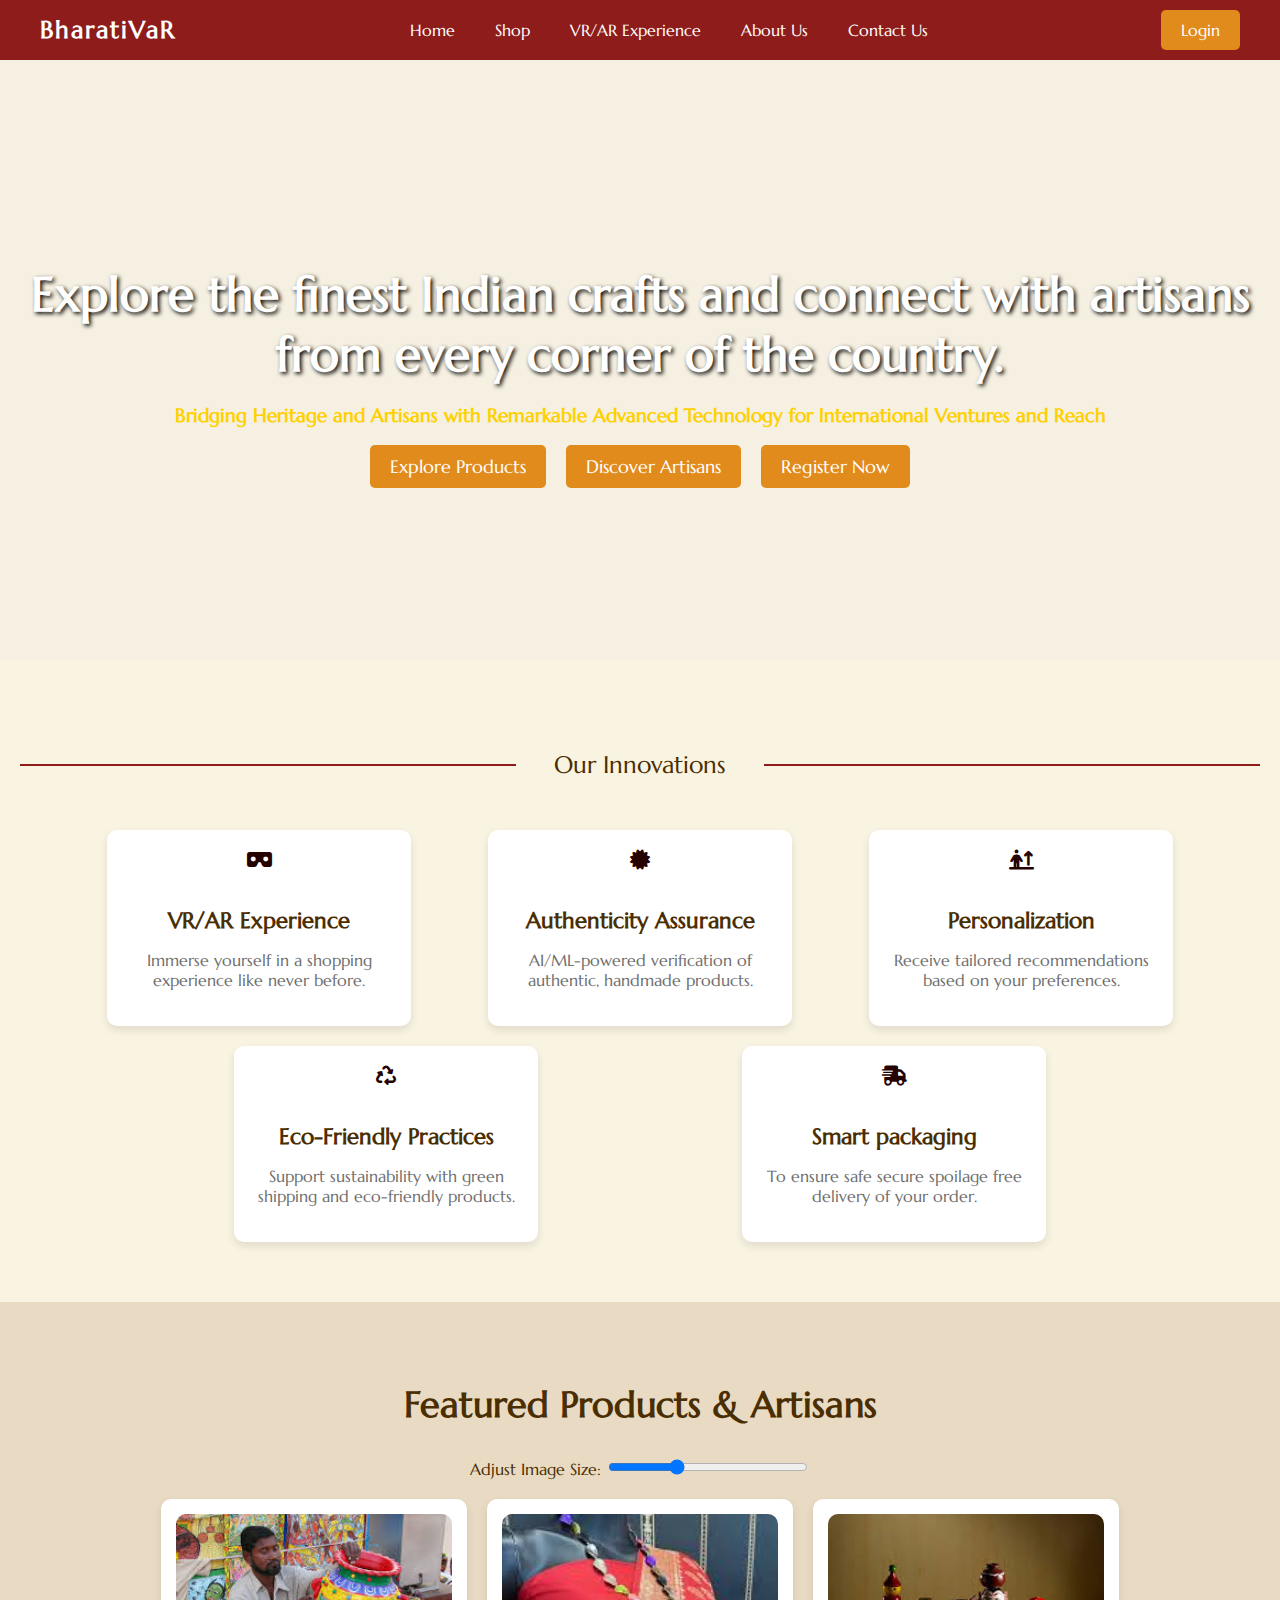
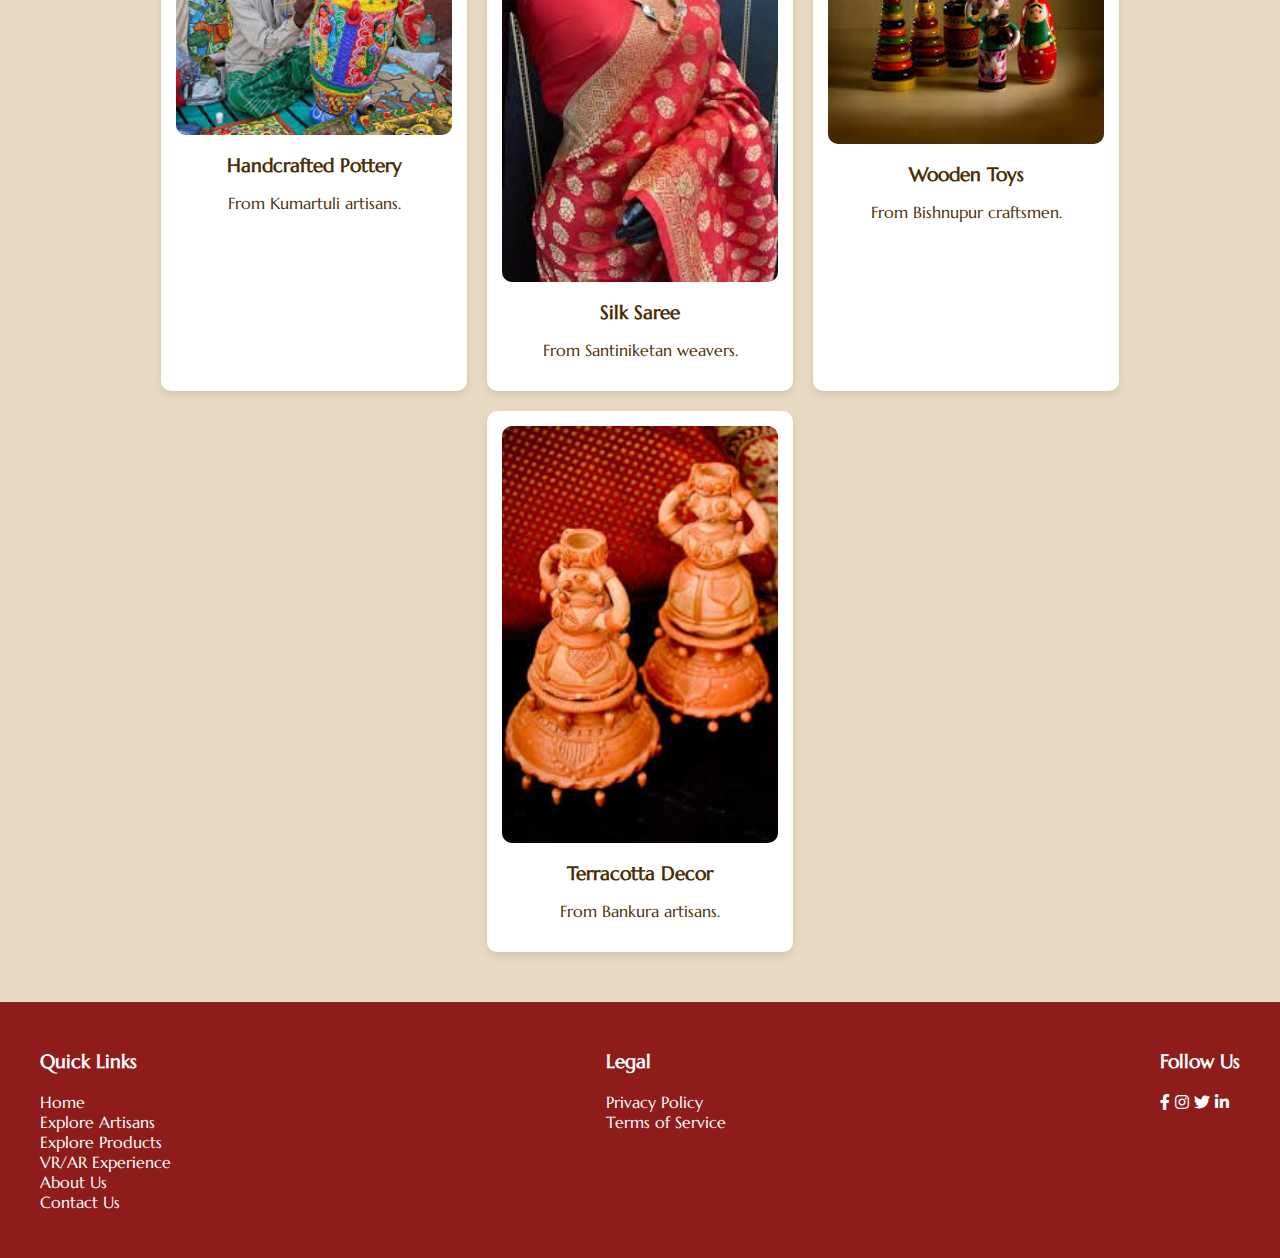
<file: index.html>
<!DOCTYPE html>
<html lang="en">
<head>
    <meta charset="UTF-8">
    <meta name="viewport" content="width=device-width, initial-scale=1.0">
    <title>BharatiVaR - Bridging Heritage with Technology</title>
    <link href="https://fonts.googleapis.com/css2?family=Marcellus&display=swap" rel="stylesheet">
    <link rel="stylesheet" href="https://cdnjs.cloudflare.com/ajax/libs/font-awesome/6.4.0/css/all.min.css">
    <link rel="stylesheet" href="styles.css"> <!-- Link to CSS file -->
    <link rel="stylesheet" href="https://cdnjs.cloudflare.com/ajax/libs/font-awesome/5.15.4/css/all.min.css">
    <link rel="stylesheet" href="https://cdnjs.cloudflare.com/ajax/libs/font-awesome/6.0.0-beta3/css/all.min.css">    
</head>
<body>
    <header>
        <div class="container">
            <div class="logo">BharatiVaR</div>
            <nav>
                <ul>
                    <li><a href="index.html">Home</a></li>
                    <li class="dropdown">
                        <a href="#" class="dropbtn">Shop</a>
                        <div class="dropdown-content">
                            <a href="shop-by-seller.html">Shop by Seller</a>
                            <a href="shop-by-product.html">Shop by Product</a>
                        </div>
                    </li>
                    <li><a href="vr.html">VR/AR Experience</a></li>
                    <li><a href="about.html">About Us</a></li>
                    <li><a href="contact.html">Contact Us</a></li>
                </ul>
            </nav>
            <div class="user-actions">
                <a href="login.html" class="login-button">Login</a>
            </div>
        </div>
    </header>       

    <!-- Hero Section -->
    <section class="hero">
        <div>
            <h1>Explore the finest Indian crafts and connect with artisans from every corner of the country.</h1>
            <h3 style="color: rgb(255, 208, 1);">Bridging Heritage and Artisans with Remarkable Advanced Technology for International Ventures and Reach</h3>
            <div class="cta-buttons">
                <a href="shop-by-product.html">Explore Products</a>
                <a href="shop-by-seller.html">Discover Artisans</a>
                <a href="login.html">Register Now</a>
            </div>
        </div>
    </section>

    <!-- Highlights Section -->
    <section class="highlights">
        <div class="decorative-line">
            <span>Our Innovations</span>
        </div>
        <div class="highlight-items">
            <div class="highlight-item">
                <i class="fa-solid fa-vr-cardboard highlight-icon"></i>
                <h3>VR/AR Experience</h3>
                <p>Immerse yourself in a shopping experience like never before.</p>
            </div>
            <div class="highlight-item">
                <i class="fa-solid fa-certificate highlight-icon"></i>
                <h3>Authenticity Assurance</h3>
                <p>AI/ML-powered verification of authentic, handmade products.</p>
            </div>
            <div class="highlight-item">
                <i class="fa-solid fa-person-arrow-up-from-line highlight-icon"></i>
                <h3>Personalization</h3>
                <p>Receive tailored recommendations based on your preferences.</p>
            </div>
            <div class="highlight-item">
                <i class="fa-solid fa-recycle highlight-icon"></i>
                <h3>Eco-Friendly Practices</h3>
                <p>Support sustainability with green shipping and eco-friendly products.</p>
            </div>
            <div class="highlight-item">
                <i class="fa-solid fa-truck-fast highlight-icon"></i>
                <h3>Smart packaging</h3>
                <p>To ensure safe secure spoilage free delivery of your order.</p>
            </div>
        </div>
    </section>

    <!-- Featured Products -->
    <section class="featured">
        <h2>Featured Products & Artisans</h2>
        
        <!-- Image size control -->
        <div class="size-control">
            <label for="image-size">Adjust Image Size:</label>
            <input type="range" id="image-size" min="100" max="400" value="200" oninput="adjustImageSize(this.value)">
        </div>
    
        <div class="product-carousel">
            <div class="product-item">
                <img src="pottery.jpeg" alt="Product 1" class="product-image">
                <h3>Handcrafted Pottery</h3>
                <p>From Kumartuli artisans.</p>
            </div>
            <div class="product-item">
                <img src="saree.jpeg" alt="Product 2" class="product-image">
                <h3>Silk Saree</h3>
                <p>From Santiniketan weavers.</p>
            </div>
            <div class="product-item">
                <img src="toys.jpeg" alt="Product 3" class="product-image">
                <h3>Wooden Toys</h3>
                <p>From Bishnupur craftsmen.</p>
            </div>
            <div class="product-item">
                <img src="terracotta.jpeg" alt="Product 4" class="product-image">
                <h3>Terracotta Decor</h3>
                <p>From Bankura artisans.</p>
            </div>
        </div>
    </section>
    

    <!-- Footer -->
    <footer>
        <div class="footer-container">
            <div>
                <h3>Quick Links</h3>
                <ul>
                    <li><a href="index.html">Home</a></li>
                    <li><a href="shop-by-seller.html">Explore Artisans</a></li>
                    <li><a href="shop-by-product.html">Explore Products</a></li>
                    <li><a href="vr.html">VR/AR Experience</a></li>
                    <li><a href="about.html">About Us</a></li>
                    <li><a href="contact.html">Contact Us</a></li>
                </ul>
            </div>
            <div>
                <h3>Legal</h3>
                <ul>
                    <li><a href="#">Privacy Policy</a></li>
                    <li><a href="#">Terms of Service</a></li>
                </ul>
            </div>
            <div class="social-icons">
                <h3>Follow Us</h3>
                <a href="https://facebook.com" target="_blank"><i class="fab fa-facebook-f"></i></a>
                <a href="https://instagram.com" target="_blank"><i class="fab fa-instagram"></i></a>
                <a href="https://twitter.com" target="_blank"><i class="fab fa-twitter"></i></a>
                <a href="https://linkedin.com" target="_blank"><i class="fab fa-linkedin-in"></i></a>
            </div>
        </div>
    </footer>

    <script src="scripts.js"></script> <!-- Link to JS file -->
</body>
</html>
</file>
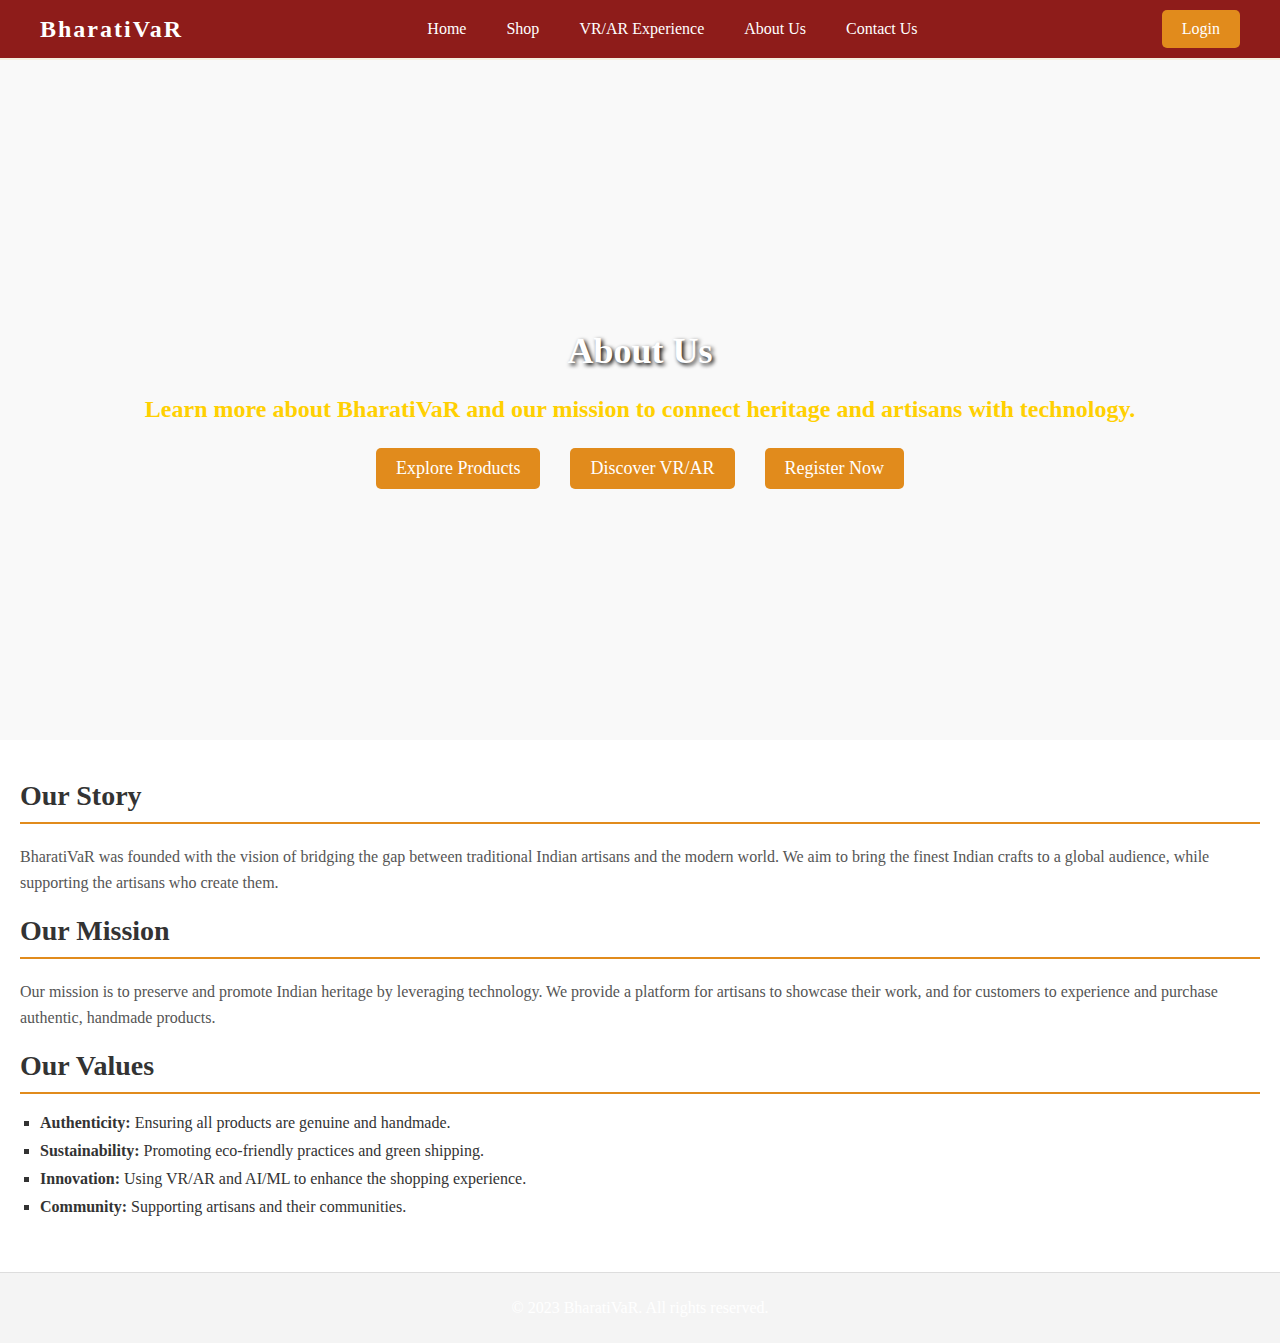
<file: about.html>
<!DOCTYPE html>
<html lang="en">
<head>
    <meta charset="UTF-8">
    <meta name="viewport" content="width=device-width, initial-scale=1.0">
    <title>About Us - BharatiVaR</title>
    <link rel="stylesheet" href="styles.css">
    <style>
        
        /* Hero Section styling */
        .hero {
            background: #f9f9f9;
            padding: 40px 20px;
            text-align: center;
        }
        .hero h1 {
            margin-bottom: 10px;
            font-size: 36px;
        }
        .hero h3 {
            margin-bottom: 20px;
            font-size: 24px;
            color: rgb(255, 208, 1);
        }
        .cta-buttons a {
            display: inline-block;
            background: #e18b1c;
            color: #fff;
            padding: 10px 20px;
            border-radius: 5px;
            text-decoration: none;
            margin: 5px;
            font-weight: 500;
        }

        /* About Us Section styling */
        .about-us {
            padding: 40px 20px;
            background: #fff;
        }
        .about-us h2 {
            margin-top: 0;
            font-size: 28px;
            color: #333;
            border-bottom: 2px solid #e18b1c;
            padding-bottom: 10px;
            margin-bottom: 20px;
        }
        .about-us p {
            font-size: 16px;
            line-height: 1.6;
            margin-bottom: 20px;
            color: #555;
        }
        .about-us ul {
            list-style-type: square;
            padding-left: 20px;
        }
        .about-us ul li {
            font-size: 16px;
            margin-bottom: 10px;
            color: #333;
        }

        /* Footer styling */
        footer {
            background: #f4f4f4;
            padding: 10px 0;
            text-align: center;
            border-top: 1px solid #ddd;
        }
    </style>
</head>
<body>
    <!-- Header -->
    <header>
        <div class="container">
            <div class="logo">BharatiVaR</div>
            <nav>
                <ul>
                    <li><a href="index.html">Home</a></li>
                    <li class="dropdown">
                        <a href="#" class="dropbtn">Shop</a>
                        <div class="dropdown-content">
                            <a href="shop-by-seller.html">Shop by Seller</a>
                            <a href="shop-by-product.html">Shop by Product</a>
                        </div>
                    </li>
                    <li><a href="vr.html">VR/AR Experience</a></li>
                    <li><a href="about.html">About Us</a></li>
                    <li><a href="contact.html">Contact Us</a></li>
                </ul>
            </nav>
            <div class="user-actions">
                <a href="login.html" class="login-button">Login</a>
            </div>
        </div>
    </header>   

    <!-- Hero Section -->
    <section class="hero">
        <div>
            <h1>About Us</h1>
            <h3>Learn more about BharatiVaR and our mission to connect heritage and artisans with technology.</h3>
            <div class="cta-buttons">
                <a href="shop-by-product.html">Explore Products</a>
                <a href="vr.html">Discover VR/AR</a>
                <a href="login.html">Register Now</a>
            </div>
        </div>
    </section>

    <!-- About Us Section -->
    <section class="about-us">
        <div class="container">
            <h2>Our Story</h2>
            <p>BharatiVaR was founded with the vision of bridging the gap between traditional Indian artisans and the modern world. We aim to bring the finest Indian crafts to a global audience, while supporting the artisans who create them.</p>
            
            <h2>Our Mission</h2>
            <p>Our mission is to preserve and promote Indian heritage by leveraging technology. We provide a platform for artisans to showcase their work, and for customers to experience and purchase authentic, handmade products.</p>
            
            <h2>Our Values</h2>
            <ul>
                <li><strong>Authenticity:</strong> Ensuring all products are genuine and handmade.</li>
                <li><strong>Sustainability:</strong> Promoting eco-friendly practices and green shipping.</li>
                <li><strong>Innovation:</strong> Using VR/AR and AI/ML to enhance the shopping experience.</li>
                <li><strong>Community:</strong> Supporting artisans and their communities.</li>
            </ul>
        </div>
    </section>

    <!-- Footer -->
    <footer>
        <div class="container">
            <p>&copy; 2023 BharatiVaR. All rights reserved.</p>
        </div>
    </footer>
</body>
</html>
</file>
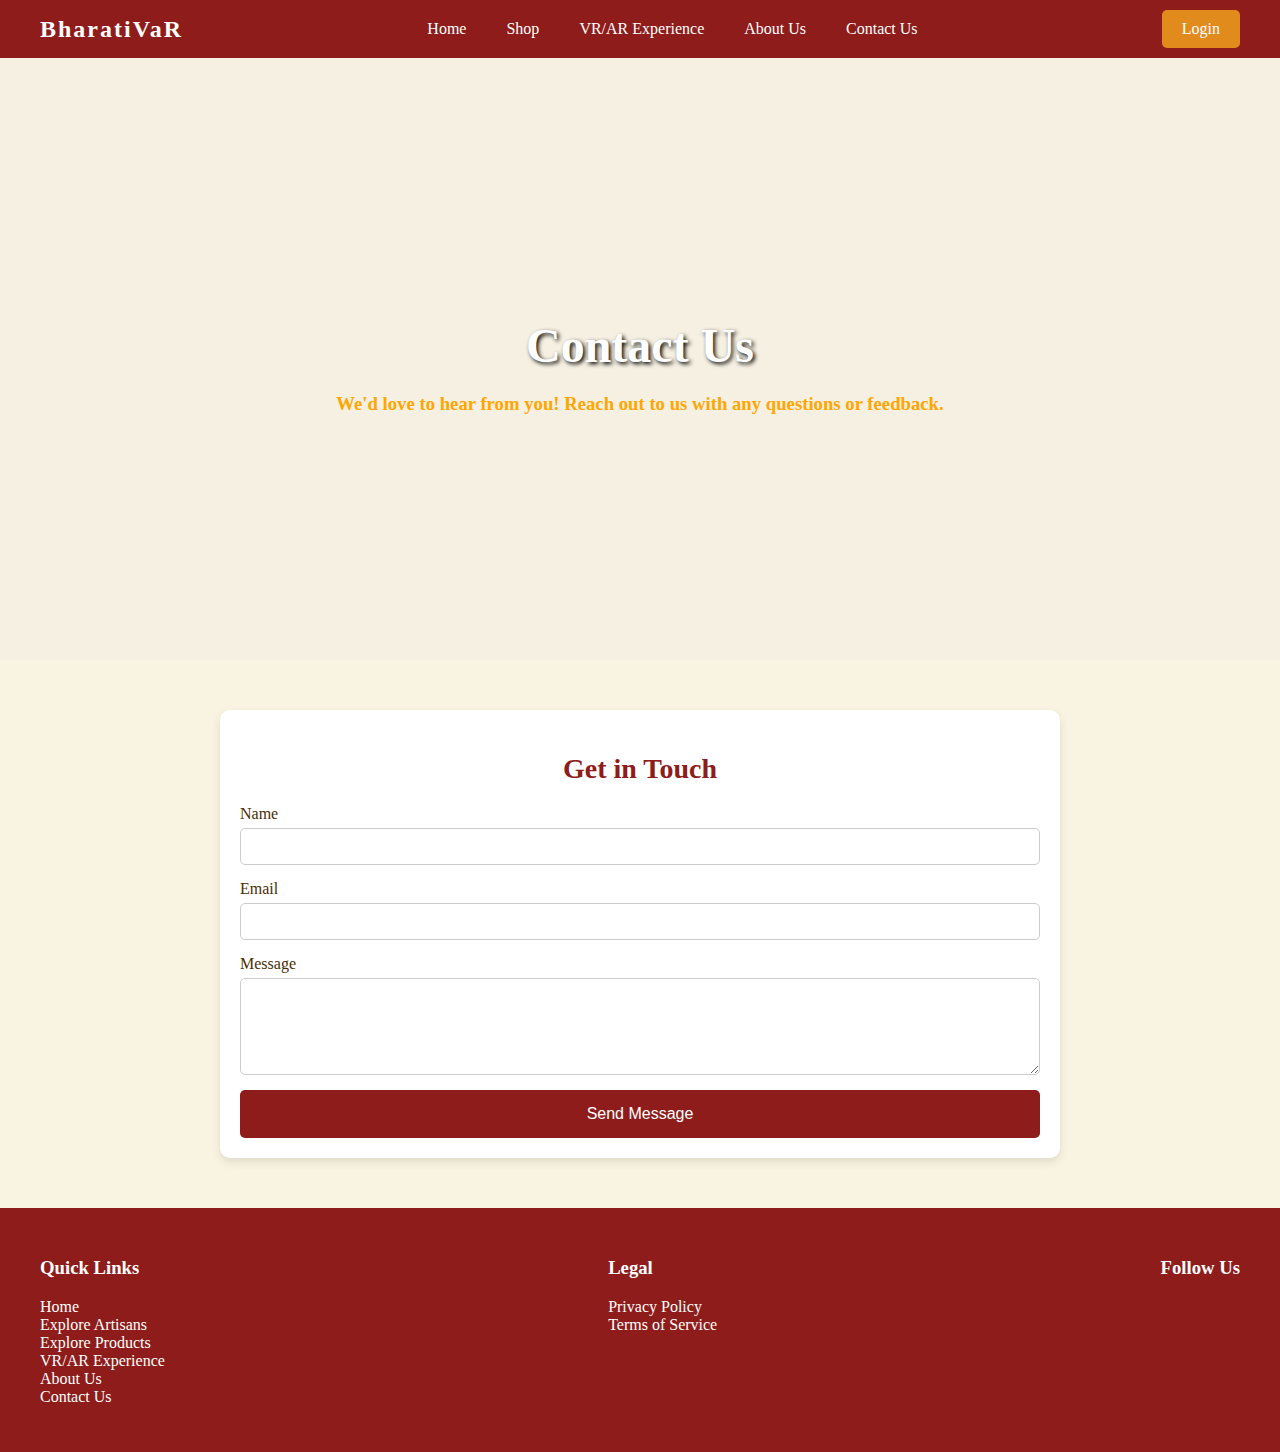
<file: contact.html>
<!DOCTYPE html>
<html lang="en">
<head>
    <meta charset="UTF-8">
    <meta name="viewport" content="width=device-width, initial-scale=1.0">
    <title>Contact Us - BharatiVaR</title>
    <link rel="stylesheet" href="styles.css">
</head>
<body>
    <!-- Header -->
    <header>
        <div class="container">
            <div class="logo">BharatiVaR</div>
            <nav>
                <ul>
                    <li><a href="index.html">Home</a></li>
                    <li class="dropdown">
                        <a href="#" class="dropbtn">Shop</a>
                        <div class="dropdown-content">
                            <a href="shop-by-seller.html">Shop by Seller</a>
                            <a href="shop-by-product.html">Shop by Product</a>
                        </div>
                    </li>
                    <li><a href="vr.html">VR/AR Experience</a></li>
                    <li><a href="about.html">About Us</a></li>
                    <li><a href="contact.html">Contact Us</a></li>
                </ul>
            </nav>
            <div class="user-actions">
                <a href="login.html" class="login-button">Login</a>
            </div>
        </div>
    </header>       


    <!-- Hero Section -->
    <section class="hero">
        <div>
            <h1>Contact Us</h1>
            <h3 style="color: rgb(255, 166, 1);">We'd love to hear from you! Reach out to us with any questions or feedback.</h3>
        </div>
    </section>

    <!-- Contact Form Section -->
    <section class="contact">
        <div class="container">
            <h2>Get in Touch</h2>
            <form>
                <label for="name">Name</label>
                <input type="text" id="name" name="name" required>
    
                <label for="email">Email</label>
                <input type="email" id="email" name="email" required>
    
                <label for="message">Message</label>
                <textarea id="message" name="message" rows="5" required></textarea>
    
                <input type="submit" value="Send Message">
            </form>
        </div>
    </section>
    
    <!-- Footer -->
    <footer>
        <div class="footer-container">
            <div>
                <h3>Quick Links</h3>
                <ul>
                    <li><a href="index.html">Home</a></li>
                    <li><a href="shop-by-seller.html">Explore Artisans</a></li>
                    <li><a href="shop-by-product.html">Explore Products</a></li>
                    <li><a href="vr.html">VR/AR Experience</a></li>
                    <li><a href="about.html">About Us</a></li>
                    <li><a href="contact.html">Contact Us</a></li>
                </ul>
            </div>
            <div>
                <h3>Legal</h3>
                <ul>
                    <li><a href="#">Privacy Policy</a></li>
                    <li><a href="#">Terms of Service</a></li>
                </ul>
            </div>
            <div class="social-icons">
                <h3>Follow Us</h3>
                <a href="https://facebook.com" target="_blank"><i class="fab fa-facebook-f"></i></a>
                <a href="https://instagram.com" target="_blank"><i class="fab fa-instagram"></i></a>
                <a href="https://twitter.com" target="_blank"><i class="fab fa-twitter"></i></a>
                <a href="https://linkedin.com" target="_blank"><i class="fab fa-linkedin-in"></i></a>
            </div>
        </div>
    </footer>
</body>
</html>
</file>
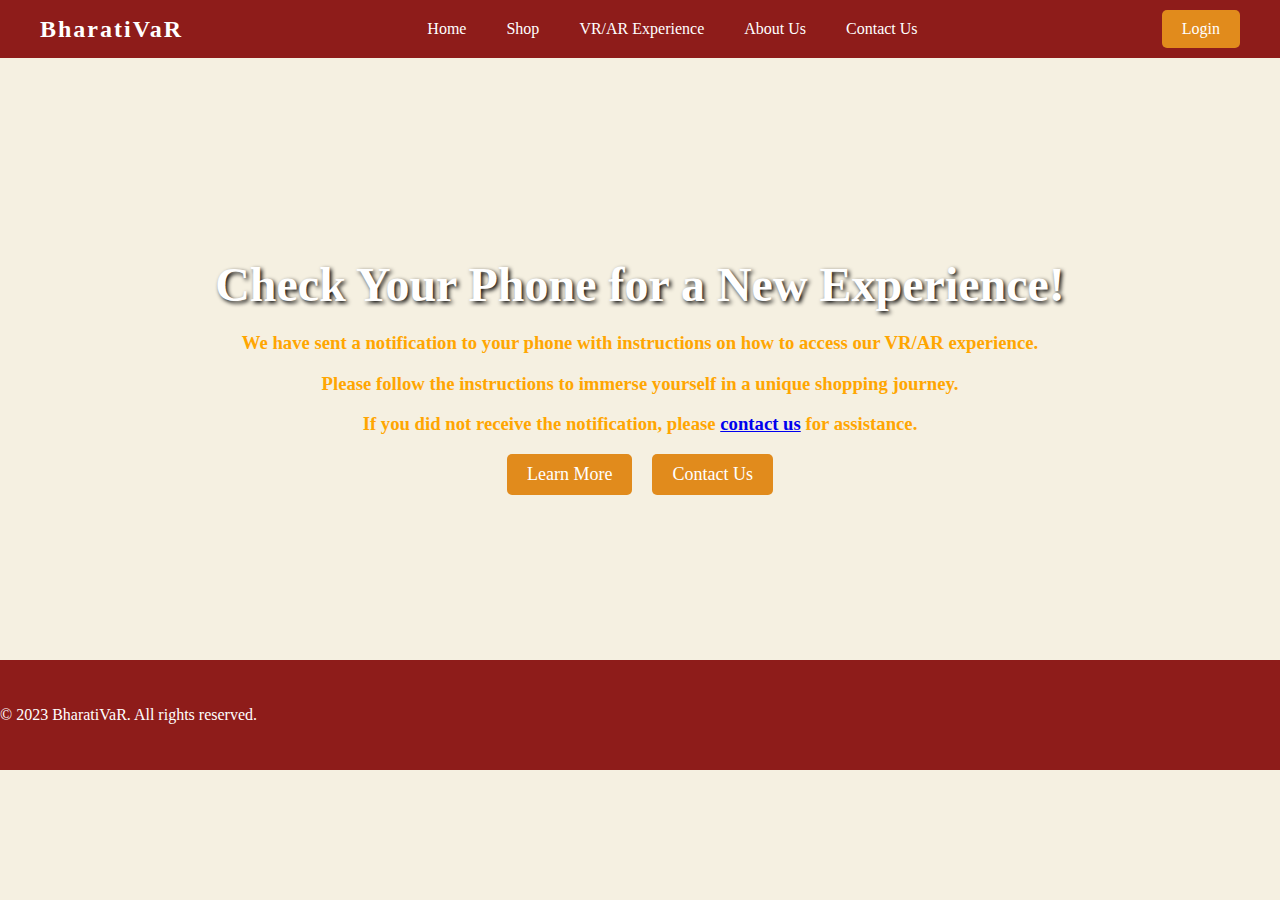
<file: explore-vr.html>
<!DOCTYPE html>
<html lang="en">
<head>
    <meta charset="UTF-8">
    <meta name="viewport" content="width=device-width, initial-scale=1.0">
    <title>Explore VR/AR - BharatiVaR</title>
    <link rel="stylesheet" href="styles.css">
</head>
<body>
    <!-- Header -->
    <header>
        <div class="container">
            <div class="logo">BharatiVaR</div>
            <nav>
                <ul>
                    <li><a href="index.html">Home</a></li>
                    <li class="dropdown">
                        <a href="#" class="dropbtn">Shop</a>
                        <div class="dropdown-content">
                            <a href="shop-by-seller.html">Shop by Seller</a>
                            <a href="shop-by-product.html">Shop by Product</a>
                        </div>
                    </li>
                    <li><a href="vr.html">VR/AR Experience</a></li>
                    <li><a href="about.html">About Us</a></li>
                    <li><a href="contact.html">Contact Us</a></li>
                </ul>
            </nav>
            <div class="user-actions">
                <a href="login.html" class="login-button">Login</a>
            </div>
        </div>
    </header>       

    <!-- Hero Section -->
    <section class="hero">
        <div>
            <h1>Check Your Phone for a New Experience!</h1>
            <h3 style="color: rgb(255, 166, 1);">We have sent a notification to your phone with instructions on how to access our VR/AR experience. </h3>
            <h3 style="color: rgb(255, 166, 1);">Please follow the instructions to immerse yourself in a unique shopping journey.</h3>
            <h3 style="color: rgb(255, 166, 1);">If you did not receive the notification, please <a href="contact.html">contact us</a> for assistance. </h3>
            <div class="cta-buttons">
                <a href="#">Learn More</a>
                <a href="contact.html">Contact Us</a>
            </div>
        </div>
    </section>


    <!-- Footer -->
    <footer>
        <div class="container">
            <p>&copy; 2023 BharatiVaR. All rights reserved.</p>
        </div>
    </footer>
</body>
</html>
</file>
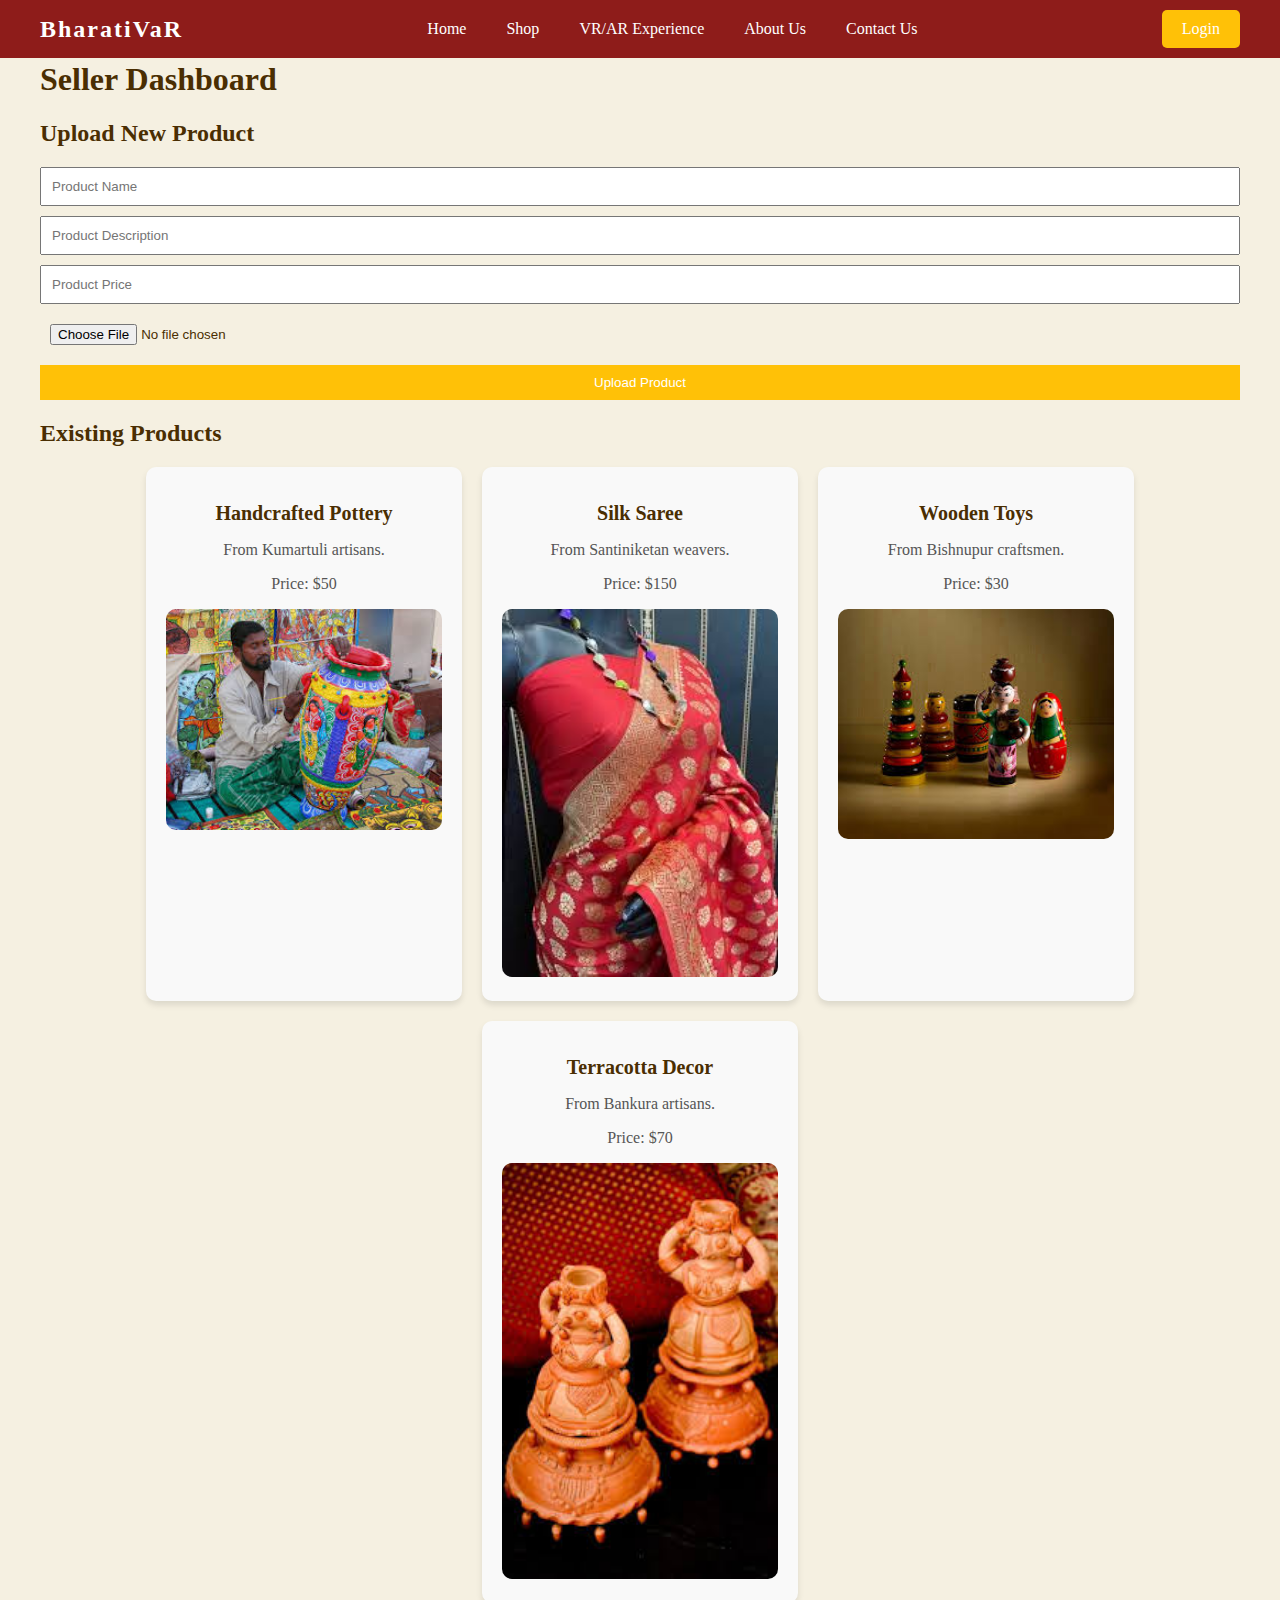
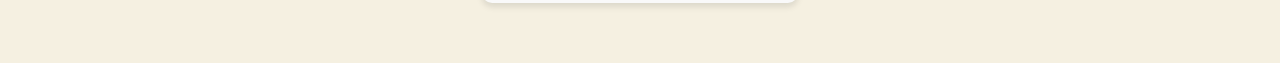
<file: seller.html>
<!DOCTYPE html>
<html lang="en">
<head>
    <meta charset="UTF-8">
    <meta name="viewport" content="width=device-width, initial-scale=1.0">
    <title>Seller Dashboard - BharatiVaR</title>
    <link rel="stylesheet" href="styles.css">
    <style>
        /* Add your CSS styles here or in an external stylesheet */
        .container {
            max-width: 1200px;
            margin: 0 auto;
            padding: 20px;
        }

        .header, .footer {
            background-color: #f8f8f8;
            padding: 10px 0;
        }

        .logo {
            font-size: 1.5em;
            font-weight: bold;
        }

        nav ul {
            list-style: none;
            padding: 0;
        }

        nav ul li {
            display: inline;
            margin-right: 20px;
        }

        .user-actions {
            float: right;
        }

        .user-actions .login-button {
            background-color: #ffc107;
            color: #fff;
            padding: 10px 20px;
            border-radius: 5px;
            text-decoration: none;
        }

        .user-actions .login-button:hover {
            background-color: #e0a800;
        }

        .seller-dashboard {
            padding: 20px;
        }

        .upload-section, .existing-products {
            margin-bottom: 20px;
        }

        .upload-section form input {
            display: block;
            margin: 10px 0;
            padding: 10px;
            width: 100%;
            box-sizing: border-box;
        }

        .upload-section form input[type="submit"] {
            background-color: #ffc107;
            color: #fff;
            border: none;
            cursor: pointer;
        }

        .upload-section form input[type="submit"]:hover {
            background-color: #e0a800;
        }

        .product-carousel {
            display: flex;
            flex-wrap: wrap;
            gap: 20px;
        }

        .product-item {
            background-color: #f9f9f9;
            border-radius: 10px;
            padding: 20px;
            text-align: center;
            box-shadow: 0 4px 6px rgba(0, 0, 0, 0.1);
            transition: transform 0.3s;
            width: 300px;
        }

        .product-item img {
            width: 100%;
            height: auto;
            border-radius: 10px;
        }

        .product-item h3 {
            margin-top: 15px;
            font-size: 1.25em;
        }

        .product-item p {
            font-size: 1em;
            color: #555;
        }
    </style>
</head>
<body>
    <!-- Header -->
    <header>
        <div class="container">
            <div class="logo">BharatiVaR</div>
            <nav>
                <ul>
                    <li><a href="index.html">Home</a></li>
                    <li class="dropdown">
                        <a href="#" class="dropbtn">Shop</a>
                        <div class="dropdown-content">
                            <a href="shop-by-seller.html">Shop by Seller</a>
                            <a href="shop-by-product.html">Shop by Product</a>
                        </div>
                    </li>
                    <li><a href="vr.html">VR/AR Experience</a></li>
                    <li><a href="about.html">About Us</a></li>
                    <li><a href="contact.html">Contact Us</a></li>
                </ul>
            </nav>
            <div class="user-actions">
                <a href="login.html" class="login-button">Login</a>
            </div>
        </div>
    </header>

    <!-- Seller Dashboard -->
    <section class="seller-dashboard">
        <div class="container">
            <h1>Seller Dashboard</h1>
            
            <!-- Upload New Product Section -->
            <div class="upload-section">
                <h2>Upload New Product</h2>
                <form id="upload-form">
                    <input type="text" id="product-name" placeholder="Product Name" required>
                    <input type="text" id="product-description" placeholder="Product Description" required>
                    <input type="number" id="product-price" placeholder="Product Price" required>
                    <input type="file" id="product-image" required>
                    <input type="submit" value="Upload Product">
                </form>
            </div>
            
            <!-- Existing Products Section -->
            <div class="existing-products">
                <h2>Existing Products</h2>
                <div id="product-list" class="product-carousel">
                    <!-- Existing products will be displayed here -->
                </div>
            </div>
        </div>
    </section>

    <script>
        document.getElementById('upload-form').addEventListener('submit', function(event) {
            event.preventDefault();
            // Handle product upload logic here
            var productName = document.getElementById('product-name').value;
            var productDescription = document.getElementById('product-description').value;
            var productPrice = document.getElementById('product-price').value;
            var productImage = document.getElementById('product-image').files[0];

            // For demonstration, we'll just add the product to the existing products list
            var productList = document.getElementById('product-list');
            var productItem = document.createElement('div');
            productItem.className = 'product-item';
            productItem.innerHTML = `
                <h3>${productName}</h3>
                <p>${productDescription}</p>
                <p>Price: $${productPrice}</p>
                <img src="${URL.createObjectURL(productImage)}" alt="${productName}">
            `;
            productList.appendChild(productItem);

            // Clear the form
            document.getElementById('upload-form').reset();
        });

        // Function to load existing products (this would typically fetch from a server)
        function loadExistingProducts() {
            var productList = document.getElementById('product-list');
            // Example existing products
            var existingProducts = [
                { name: 'Handcrafted Pottery', description: 'From Kumartuli artisans.', price: 50, image: 'pottery.jpeg' },
                { name: 'Silk Saree', description: 'From Santiniketan weavers.', price: 150, image: 'saree.jpeg' },
                { name: 'Wooden Toys', description: 'From Bishnupur craftsmen.', price: 30, image: 'toys.jpeg' },
                { name: 'Terracotta Decor', description: 'From Bankura artisans.', price: 70, image: 'terracotta.jpeg' }
            ];

            existingProducts.forEach(product => {
                var productItem = document.createElement('div');
                productItem.className = 'product-item';
                productItem.innerHTML = `
                    <h3>${product.name}</h3>
                    <p>${product.description}</p>
                    <p>Price: $${product.price}</p>
                    <img src="${product.image}" alt="${product.name}">
                `;
                productList.appendChild(productItem);
            });
        }

        // Load existing products on page load
        window.onload = loadExistingProducts;
    </script>
</body>
</html>
</file>
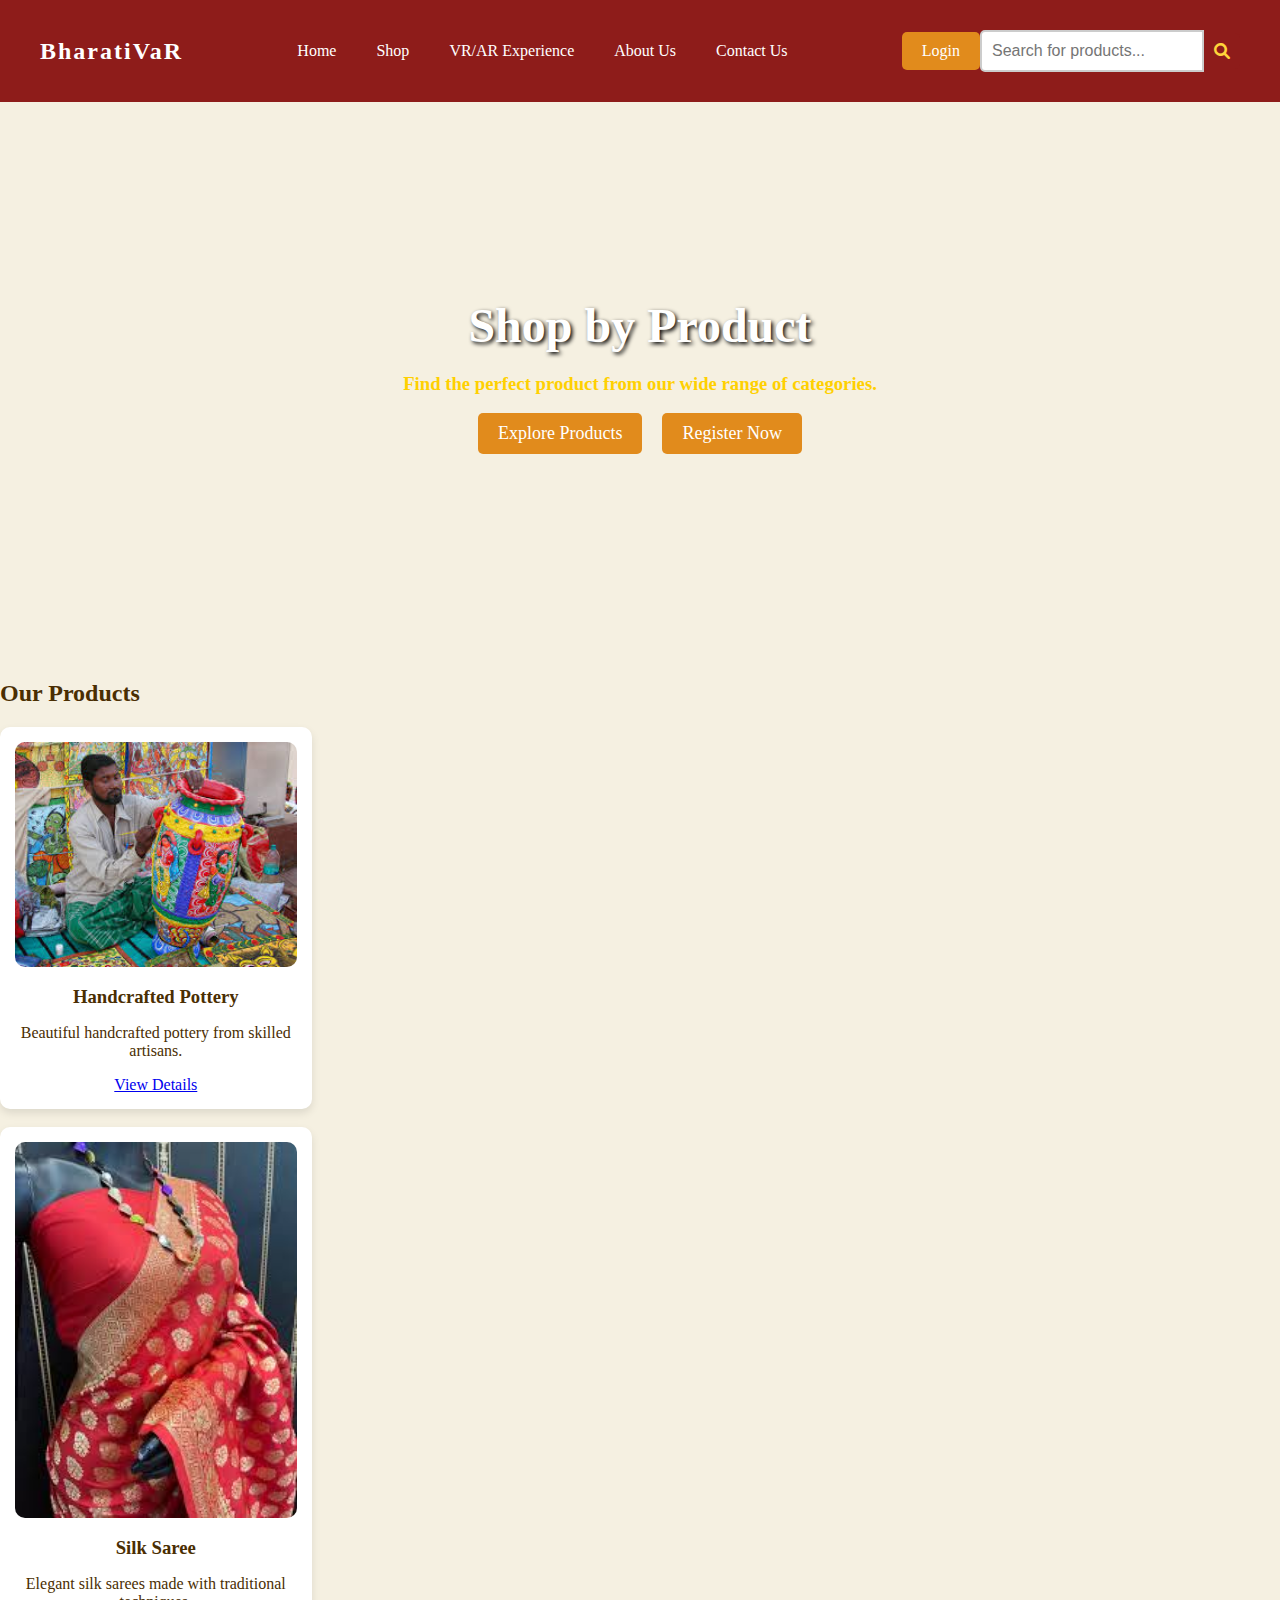
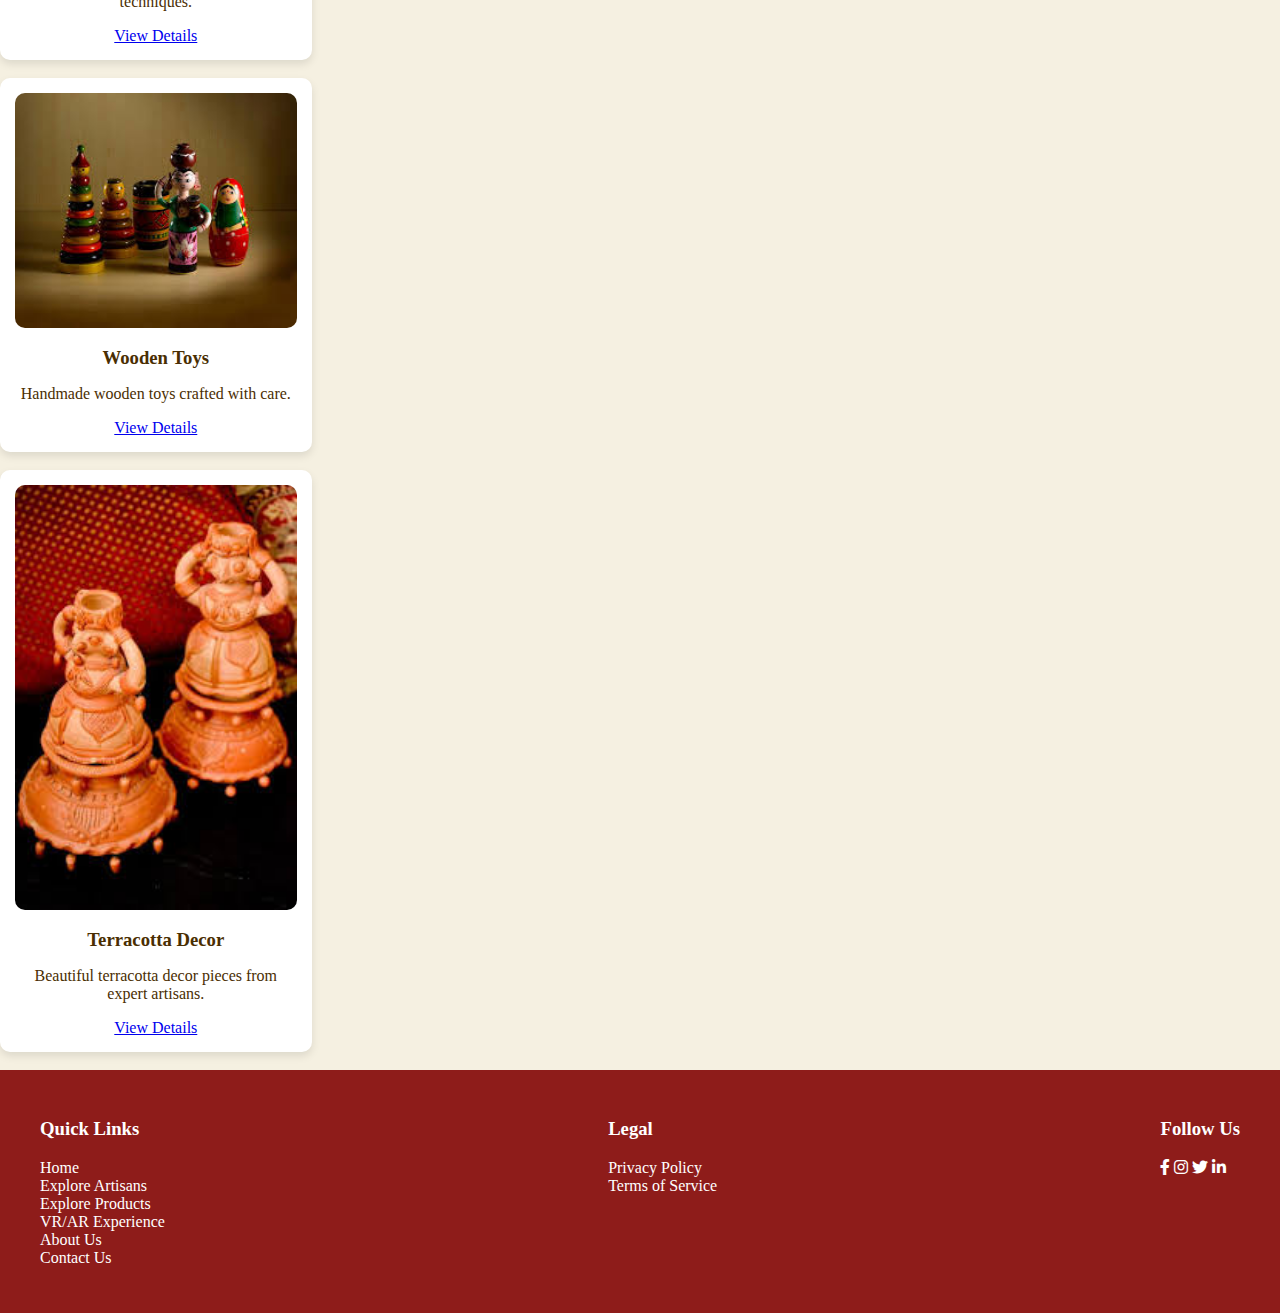
<file: shop-by-product.html>
<!DOCTYPE html>
<html lang="en">
<head>
    <meta charset="UTF-8">
    <meta name="viewport" content="width=device-width, initial-scale=1.0">
    <title>Shop by Product - BharatiVaR</title>
    <link rel="stylesheet" href="styles.css">
    <link rel="stylesheet" href="https://cdnjs.cloudflare.com/ajax/libs/font-awesome/5.15.4/css/all.min.css">
    <link rel="stylesheet" href="https://cdnjs.cloudflare.com/ajax/libs/font-awesome/6.0.0-beta3/css/all.min.css">    
</head>
<body>
    <!-- Header -->
    <header>
        <div class="container">
            <div class="logo">BharatiVaR</div>
            <nav>
                <ul>
                    <li><a href="index.html">Home</a></li>
                    <li class="dropdown">
                        <a href="#" class="dropbtn">Shop</a>
                        <div class="dropdown-content">
                            <a href="shop-by-seller.html">Shop by Seller</a>
                            <a href="shop-by-product.html">Shop by Product</a>
                        </div>
                    </li>
                    <li><a href="vr.html">VR/AR Experience</a></li>
                    <li><a href="about.html">About Us</a></li>
                    <li><a href="contact.html">Contact Us</a></li>
                </ul>
            </nav>
            <div class="user-actions">
                <a href="login.html" class="login-button">Login</a>
                <div class="search-container">
                    <input type="text" id="search-input" placeholder="Search for products...">
                    <button onclick="searchProducts()">
                        <i class="fas fa-search search-icon"></i> <!-- Font Awesome search icon -->
                    </button>
                </div>
            </div>
        </div>
    </header>

    <!-- Hero Section -->
    <section class="hero">
        <div>
            <h1>Shop by Product</h1>
            <h3 style="color: rgb(255, 208, 1);">Find the perfect product from our wide range of categories.</h3>
            <div class="cta-buttons">
                <a href="#">Explore Products</a>
                <a href="login.html">Register Now</a>
            </div>
        </div>
    </section>

    <!-- Shop by Product Section -->
    <section class="shop">
        <h2>Our Products</h2>
        <div id="product-grid" class="product-grid">
            <div class="product-item">
                <img src="pottery.jpeg" alt="Pottery Product">
                <h3>Handcrafted Pottery</h3>
                <p>Beautiful handcrafted pottery from skilled artisans.</p>
                <a href="#">View Details</a>
            </div><br>
            <div class="product-item">
                <img src="saree.jpeg" alt="Silk Saree">
                <h3>Silk Saree</h3>
                <p>Elegant silk sarees made with traditional techniques.</p>
                <a href="#">View Details</a>
            </div><br>
            <div class="product-item">
                <img src="toys.jpeg" alt="Wooden Toys">
                <h3>Wooden Toys</h3>
                <p>Handmade wooden toys crafted with care.</p>
                <a href="#">View Details</a>
            </div><br>
            <div class="product-item">
                <img src="terracotta.jpeg" alt="Terracotta Decor">
                <h3>Terracotta Decor</h3>
                <p>Beautiful terracotta decor pieces from expert artisans.</p>
                <a href="#">View Details</a>
            </div><br>
        </div>
    </section>

    <!-- Footer -->
    <footer>
        <div class="footer-container">
            <div>
                <h3>Quick Links</h3>
                <ul>
                    <li><a href="index.html">Home</a></li>
                    <li><a href="shop-by-seller.html">Explore Artisans</a></li>
                    <li><a href="shop-by-product.html">Explore Products</a></li>
                    <li><a href="vr.html">VR/AR Experience</a></li>
                    <li><a href="about.html">About Us</a></li>
                    <li><a href="contact.html">Contact Us</a></li>
                </ul>
            </div>
            <div>
                <h3>Legal</h3>
                <ul>
                    <li><a href="#">Privacy Policy</a></li>
                    <li><a href="#">Terms of Service</a></li>
                </ul>
            </div>
            <div class="social-icons">
                <h3>Follow Us</h3>
                <a href="https://facebook.com" target="_blank"><i class="fab fa-facebook-f"></i></a>
                <a href="https://instagram.com" target="_blank"><i class="fab fa-instagram"></i></a>
                <a href="https://twitter.com" target="_blank"><i class="fab fa-twitter"></i></a>
                <a href="https://linkedin.com" target="_blank"><i class="fab fa-linkedin-in"></i></a>
            </div>
        </div>
    </footer>
</body>
</html>
</file>
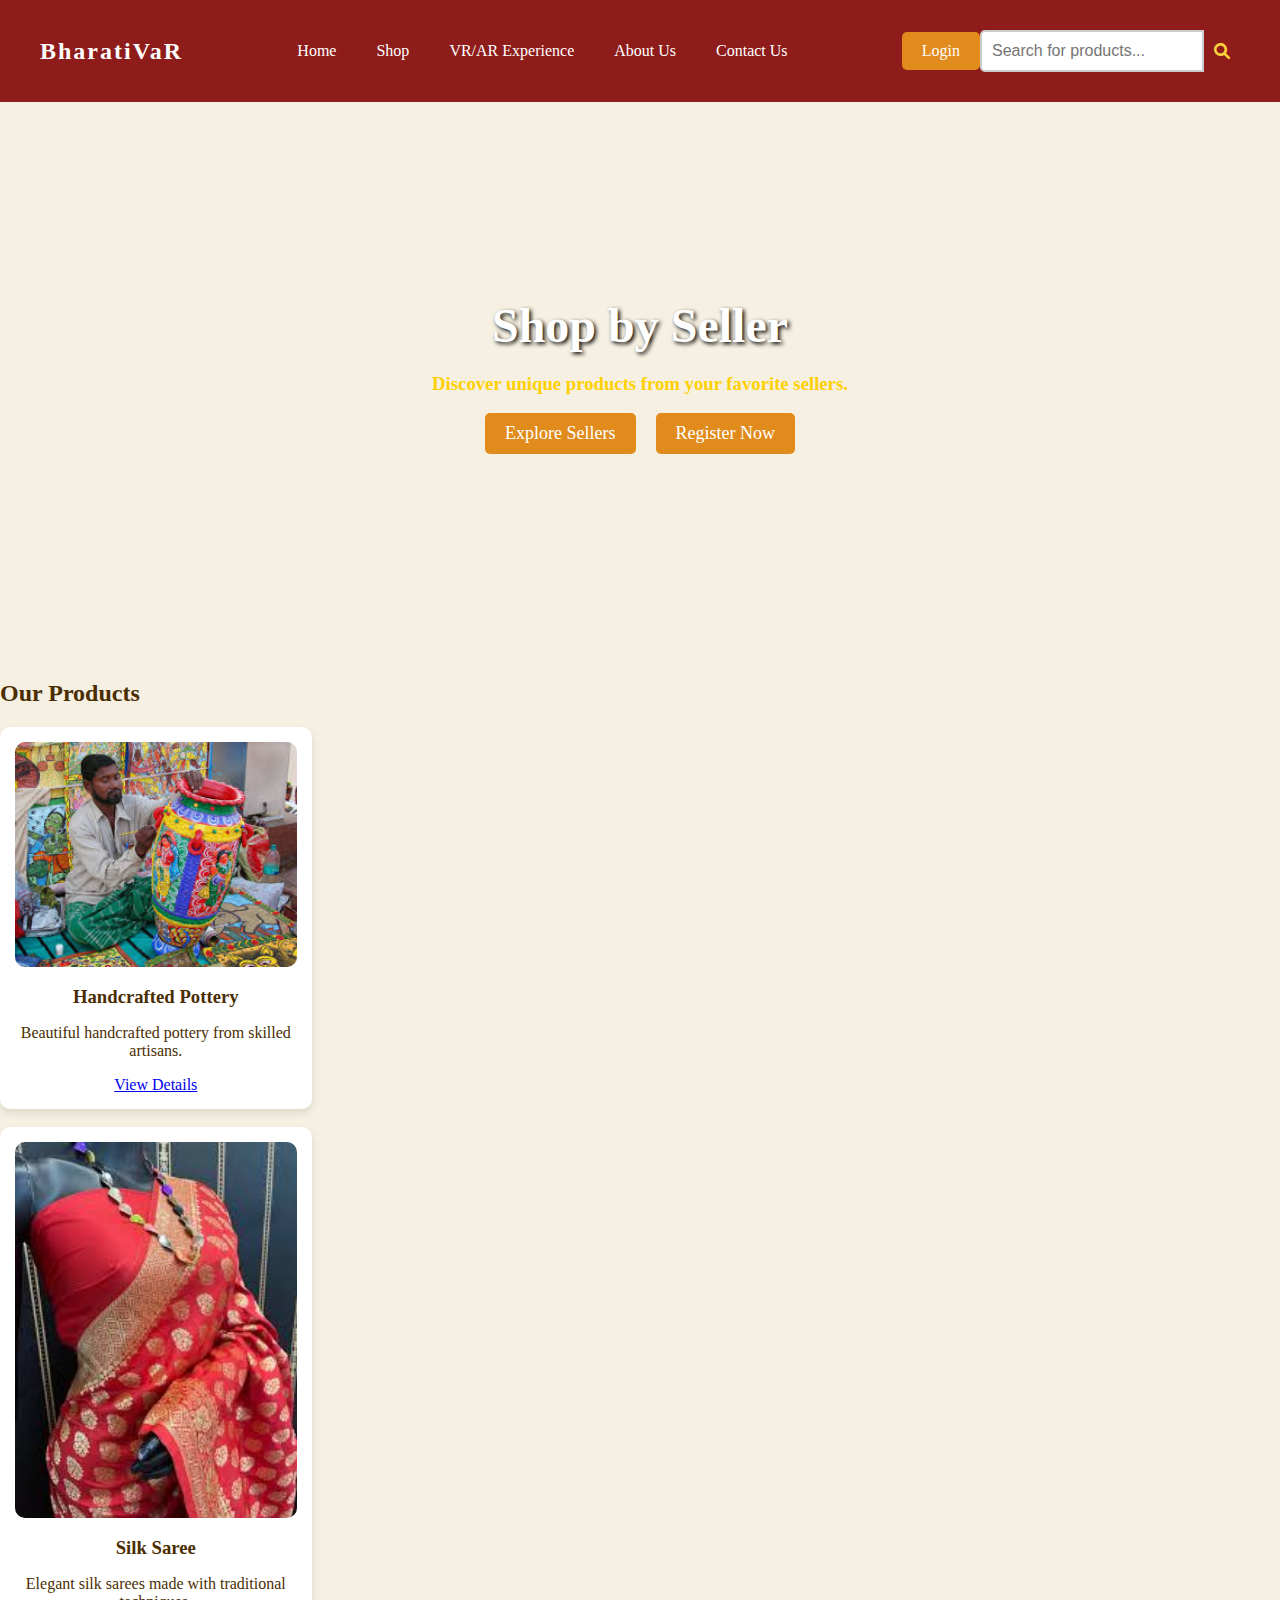
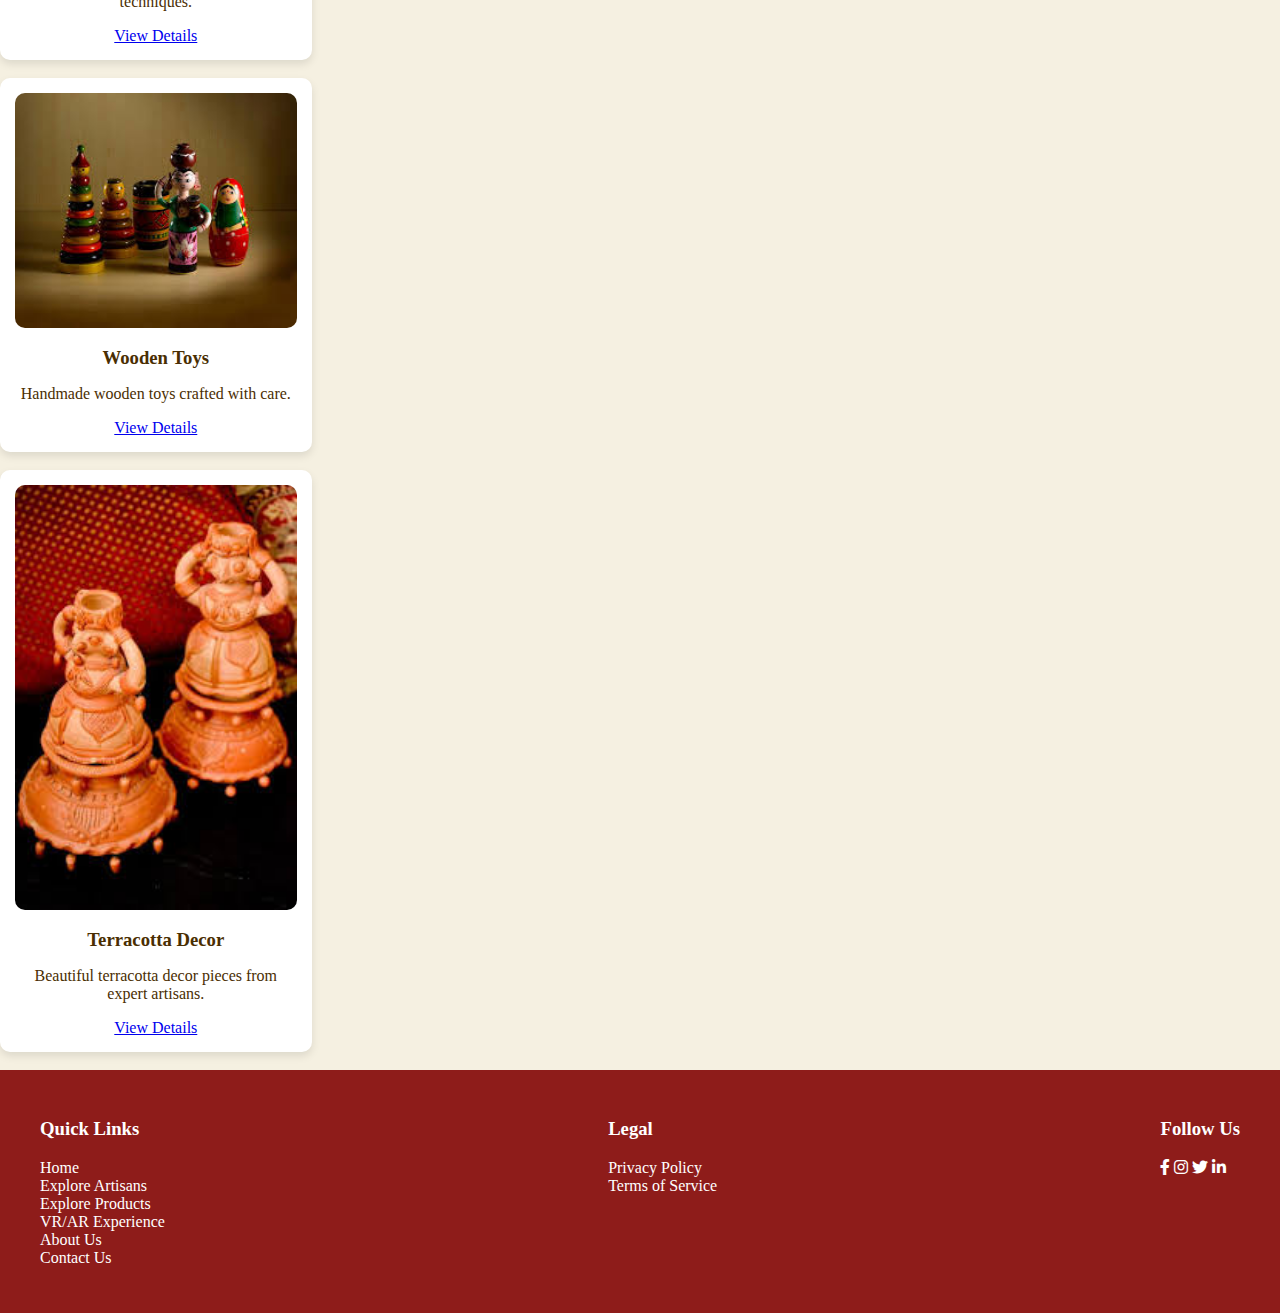
<file: shop-by-seller.html>
<!DOCTYPE html>
<html lang="en">
<head>
    <meta charset="UTF-8">
    <meta name="viewport" content="width=device-width, initial-scale=1.0">
    <title>Shop by Seller - BharatiVaR</title>
    <link rel="stylesheet" href="styles.css">
    <link rel="stylesheet" href="https://cdnjs.cloudflare.com/ajax/libs/font-awesome/5.15.4/css/all.min.css">
    <link rel="stylesheet" href="https://cdnjs.cloudflare.com/ajax/libs/font-awesome/6.0.0-beta3/css/all.min.css">    

    <style>
        /* Include the updated CSS here */
    </style>
</head>
<body>
    <!-- Header -->
    <header>
        <div class="container">
            <div class="logo">BharatiVaR</div>
            <nav>
                <ul>
                    <li><a href="index.html">Home</a></li>
                    <li class="dropdown">
                        <a href="#" class="dropbtn">Shop</a>
                        <div class="dropdown-content">
                            <a href="shop-by-seller.html">Shop by Seller</a>
                            <a href="shop-by-product.html">Shop by Product</a>
                        </div>
                    </li>
                    <li><a href="vr.html">VR/AR Experience</a></li>
                    <li><a href="about.html">About Us</a></li>
                    <li><a href="contact.html">Contact Us</a></li>
                </ul>
            </nav>
            <div class="user-actions">
                <a href="login.html" class="login-button">Login</a>
                <div class="search-container">
                    <input type="text" id="search-input" placeholder="Search for products...">
                    <button onclick="searchProducts()">
                        <i class="fas fa-search search-icon"></i> <!-- Font Awesome search icon -->
                    </button>
                </div>
            </div>
        </div>
    </header>

    <!-- Hero Section -->
    <section class="hero">
        <div>
            <h1>Shop by Seller</h1>
            <h3 style="color: rgb(255, 208, 1);">Discover unique products from your favorite sellers.</h3>
            <div class="cta-buttons">
                <a href="#">Explore Sellers</a>
                <a href="login.html">Register Now</a>
            </div>
        </div>
    </section>

    <!-- Shop by Seller Section -->
    <section class="shop">
        <h2>Our Products</h2>
        <div id="product-grid" class="product-grid">
            <div class="product-item">
                <img src="pottery.jpeg" alt="Pottery Product">
                <h3>Handcrafted Pottery</h3>
                <p>Beautiful handcrafted pottery from skilled artisans.</p>
                <a href="#">View Details</a>
            </div><br>
            <div class="product-item">
                <img src="saree.jpeg" alt="Silk Saree">
                <h3>Silk Saree</h3>
                <p>Elegant silk sarees made with traditional techniques.</p>
                <a href="#">View Details</a>
            </div><br>
            <div class="product-item">
                <img src="toys.jpeg" alt="Wooden Toys">
                <h3>Wooden Toys</h3>
                <p>Handmade wooden toys crafted with care.</p>
                <a href="#">View Details</a>
            </div><br>
            <div class="product-item">
                <img src="terracotta.jpeg" alt="Terracotta Decor">
                <h3>Terracotta Decor</h3>
                <p>Beautiful terracotta decor pieces from expert artisans.</p>
                <a href="#">View Details</a>
            </div><br>
        </div>
    </section>

    <!-- Footer -->
    <footer>
        <div class="footer-container">
            <div>
                <h3>Quick Links</h3>
                <ul>
                    <li><a href="index.html">Home</a></li>
                    <li><a href="shop-by-seller.html">Explore Artisans</a></li>
                    <li><a href="shop-by-product.html">Explore Products</a></li>
                    <li><a href="vr.html">VR/AR Experience</a></li>
                    <li><a href="about.html">About Us</a></li>
                    <li><a href="contact.html">Contact Us</a></li>
                </ul>
            </div>
            <div>
                <h3>Legal</h3>
                <ul>
                    <li><a href="#">Privacy Policy</a></li>
                    <li><a href="#">Terms of Service</a></li>
                </ul>
            </div>
            <div class="social-icons">
                <h3>Follow Us</h3>
                <a href="https://facebook.com" target="_blank"><i class="fab fa-facebook-f"></i></a>
                <a href="https://instagram.com" target="_blank"><i class="fab fa-instagram"></i></a>
                <a href="https://twitter.com" target="_blank"><i class="fab fa-twitter"></i></a>
                <a href="https://linkedin.com" target="_blank"><i class="fab fa-linkedin-in"></i></a>
            </div>
        </div>
    </footer>
</body>
</html>
</file>
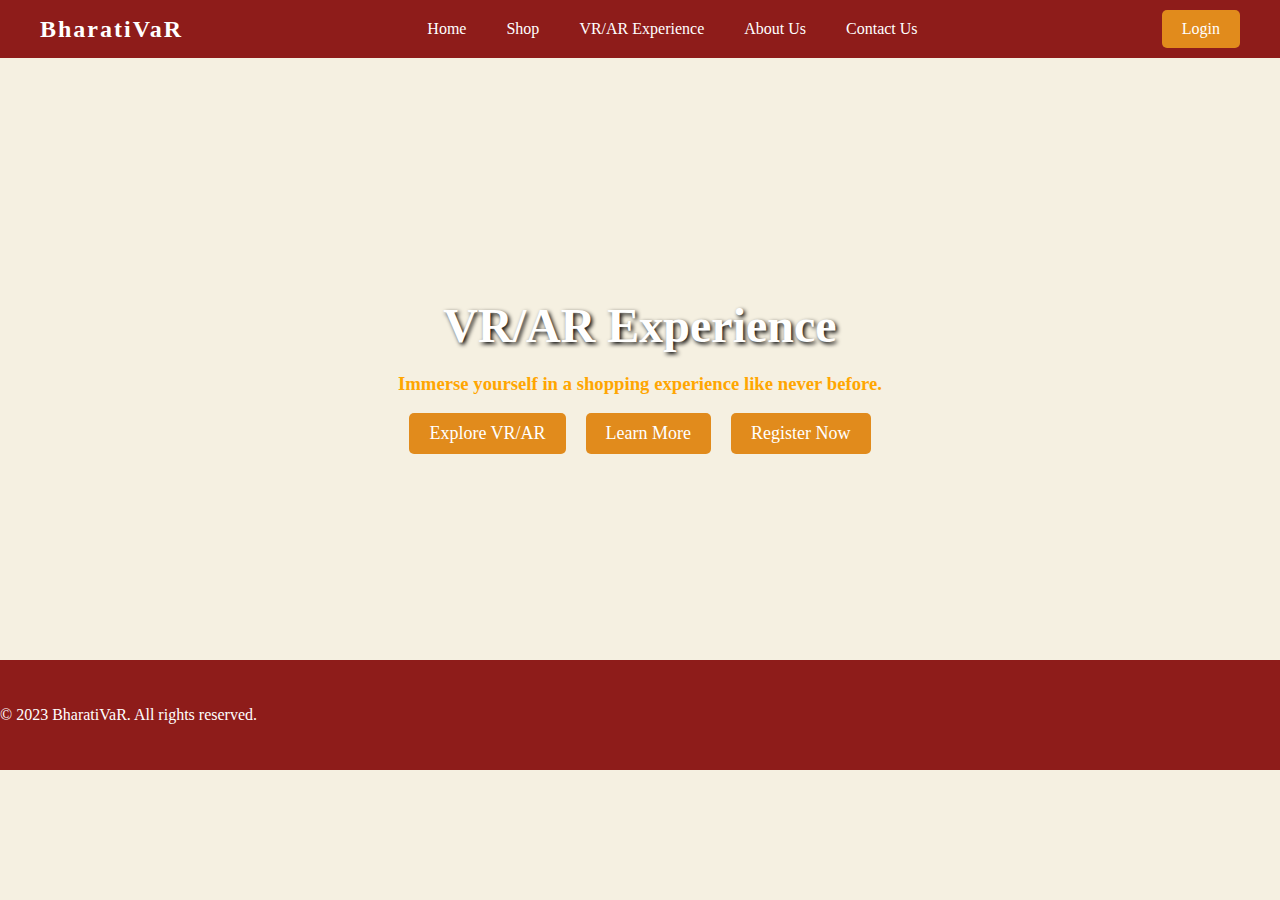
<file: vr.html>
<!DOCTYPE html>
<html lang="en">
<head>
    <meta charset="UTF-8">
    <meta name="viewport" content="width=device-width, initial-scale=1.0">
    <title>VR/AR Experience - BharatiVaR</title>
    <link rel="stylesheet" href="styles.css">
</head>
<body>
    <!-- Header -->
    <header>
        <div class="container">
            <div class="logo">BharatiVaR</div>
            <nav>
                <ul>
                    <li><a href="index.html">Home</a></li>
                    <li class="dropdown">
                        <a href="#" class="dropbtn">Shop</a>
                        <div class="dropdown-content">
                            <a href="shop-by-seller.html">Shop by Seller</a>
                            <a href="shop-by-product.html">Shop by Product</a>
                        </div>
                    </li>
                    <li><a href="vr.html">VR/AR Experience</a></li>
                    <li><a href="about.html">About Us</a></li>
                    <li><a href="contact.html">Contact Us</a></li>
                </ul>
            </nav>
            <div class="user-actions">
                <a href="login.html" class="login-button">Login</a>
            </div>
        </div>
    </header>       
    <!-- Hero Section -->
    <section class="hero">
        <div>
            <h1>VR/AR Experience</h1>
            <h3 style="color: rgb(255, 166, 1);">Immerse yourself in a shopping experience like never before.</h3>
            <div class="cta-buttons">
                <a href="explore-vr.html">Explore VR/AR</a>
                <a href="explore-vr.html">Learn More</a>
                <a href="contact.html">Register Now</a>
            </div>
        </div>
    </section>

    <!-- Content Section -->
    <section class="content">
        <div class="container">
            <!-- Content will be added here -->
        </div>
    </section>

    <!-- Footer -->
    <footer>
        <div class="container">
            <p>&copy; 2023 BharatiVaR. All rights reserved.</p>
        </div>
    </footer>
</body>
</html>
</file>
<file: styles.css>
/* General Styles */
body {
    font-family: 'Marcellus', serif;
    background-color: #f5f0e1;
    margin: 0;
    padding: 0;
    color: #4a2e02;
}

/* Header */
header {
    background-color: #8e1c1a;
    color: white;
    padding: 10px 0;
    position: fixed;
    width: 100%;
    top: 0;
    z-index: 10;
}

header .container {
    display: flex;
    justify-content: space-between;
    align-items: center;
    max-width: 1200px;
    margin: auto;
    padding: 0 20px;
}

header .logo {
    font-size: 24px;
    font-weight: bold;
    letter-spacing: 2px;
}

header nav ul {
    display: flex;
    justify-content: flex-end; /* This moves the items to the right */
    list-style-type: none;
    padding: 0;
    margin: 0;
}

header nav ul li {
    margin-left: 20px; /* Optional: Adds space between the items */
}

header nav ul li a {
    text-decoration: none;
    color: black; /* Adjust as needed */
}


/* header nav ul li:hover {
    text-decoration: underline;
} */

header .user-actions {
    display: flex;
    align-items: center;
}

header .user-actions img {
    width: 24px;
    margin-left: 20px;
    cursor: pointer;
}

/* Hero Section */
.hero {
    margin-top: 60px;
    background-color:#f5f0e1;
    /* background: url('https://i.imgur.com/5dUTYMG.jpg') no-repeat center center/cover; */
    height: 600px;
    position: relative;
    display: flex;
    justify-content: center;
    align-items: center;
    text-align: center;
    color: white;
}

.hero h1 {
    font-size: 48px;
    margin-bottom: 20px;
    font-family: 'Marcellus', serif;
    text-shadow: 2px 2px 4px #000;
}

.hero p {
    font-size: 20px;
    margin-bottom: 40px;
}

.hero .cta-buttons {
    display: flex;
    gap: 20px;
    display: flex;
    justify-content: center;
}

.hero .cta-buttons a {
    background-color: #e18b1c;
    color: white;
    padding: 10px 20px;
    text-decoration: none;
    font-size: 18px;
    border-radius: 5px;
    

}

.hero .cta-buttons a:hover {
    background-color: #c6741a;
}

/* Decorative Line Break */
.decorative-line {
    text-align: center;
    margin: 40px 0;
    position: relative;
}

.decorative-line::before,
.decorative-line::after {
    content: "";
    position: absolute;
    top: 50%;
    width: 40%;
    height: 2px;
    background-color: #8e1c1a; /* Maroon color for the line */
}

.decorative-line::before {
    left: 0;
    transform: translateY(-50%);
}

.decorative-line::after {
    right: 0;
    transform: translateY(-50%);
}

.decorative-line span {
    background: #f9f3e1; /* Background color matching the section */
    padding: 0 15px;
    font-family: 'Marcellus', serif;
    font-size: 24px;
    color: #4a2e02; /* Dark earthy tone */
    position: relative;
    z-index: 1;
}


/* Highlights Section */
.highlights {
    background-color: #f9f3e1; /* Light beige background */
    padding: 50px 20px;
    text-align: center;
}

.highlights h2 {
    font-size: 32px;
    margin-bottom: 30px;
    font-family: 'Marcellus', serif;
    color: #4a2e02; /* Dark earthy tone */
}

.highlight-items {
    display: flex;
    flex-wrap: wrap;
    justify-content: space-evenly;
    max-width: 1200px;
    margin: auto;
}

.highlight-item {
    width: 22%;
    padding: 20px;
    background-color: white;
    border-radius: 10px;
    box-shadow: 0 4px 8px rgba(0, 0, 0, 0.1);
    margin: 10px;
    text-align: center;
}

.highlight-icon {
    font-size: 20px;
    color: #250100; /* Maroon color for icons */
    margin-bottom: 15px;
}

.highlight-item h3 {
    font-size: 22px;
    margin-bottom: 10px;
}

.highlight-item p {
    font-size: 16px;
    color: #6e6e6e;
}


/* Featured Products */
.featured {
    padding: 50px 0;
    background-color: #fff5e0;
    text-align: center;
}

.featured h2 {
    margin-bottom: 30px;
    font-size: 36px;
}

.product-carousel {
    display: flex;
    justify-content: space-around;
    max-width: 1200px;
    margin: auto;
}

.product-item {
    width: 22%;
    text-align: center;
}

.product-item img {
    width: 100%;
    border-radius: 10px;
}

.product-item h3 {
    margin: 15px 0 5px;
}

/* Footer */
footer {
    background-color: #8e1c1a;
    color: white;
    padding: 30px 0;
}

.footer-container {
    max-width: 1200px;
    margin: auto;
    display: flex;
    justify-content: space-between;
}

.footer-container ul {
    list-style: none;
    padding: 0;
}

.footer-container a {
    color: white;
    text-decoration: none;
}

.footer-container a:hover {
    text-decoration: underline;
}

/* Login Page */
.login-container {
    display: flex;
    justify-content: center;
    align-items: center;
    height: 100vh;
}

.login-box {
    background-color: #fff5e0;
    padding: 40px;
    border-radius: 10px;
    box-shadow: 0px 4px 10px rgba(0, 0, 0, 0.1);
    width: 300px;
    text-align: center;
}

.login-box h2 {
    margin-bottom: 20px;
}

.login-box input[type="text"], .login-box input[type="password"] {
    width: 100%;
    padding: 10px;
    margin-bottom: 20px;
    border: 1px solid #ccc;
    border-radius: 5px;
}

.login-box input[type="submit"] {
    width: 100%;
    padding: 10px;
    background-color: #e18b1c;
    border: none;
    color: white;
    font-size: 16px;
    border-radius: 5px;
}

.login-box input[type="submit"]:hover {
    background-color: #c6741a;
}


/* Dropdown CSS */
.dropdown {
    position: relative;
    display: inline-block;
}

.dropdown-content {
    display: none;
    position: absolute;
    background-color: #f9f9f9;
    min-width: 160px;
    box-shadow: 0px 8px 16px 0px rgba(0,0,0,0.2);
    z-index: 1;
}

.dropdown-content a {
    color: black;
    padding: 12px 16px;
    text-decoration: none;
    display: block;
}

.dropdown-content a:hover {
    background-color: #f1f1f1;
}

.dropdown:hover .dropdown-content {
    display: block;
}

.dropdown:hover .dropbtn {
    background-color: #3e8e41;
}

/* Other CSS rules */
header nav ul li {
    margin: 0 20px;
}

header nav ul li a {
    color: white;
    text-decoration: none;
    font-size: 16px;
}

header nav ul li:hover {
    text-decoration: bold;
}

header .user-actions {
    display: flex;
    align-items: center;
}

header .user-actions img {
    width: 24px;
    margin-left: 20px;
    cursor: pointer;
}


/* Login Button */
.login-button {
    background-color: #e18b1c;
    color: white;
    padding: 10px 20px;
    text-decoration: none;
    font-size: 16px;
    border-radius: 5px;
    border: none;
    cursor: pointer;
}

.login-button:hover {
    background-color: #c6741a;
}
/* Dropdown for login type */
.login-box select {
    width: 100%;
    padding: 10px;
    margin-bottom: 20px;
    border: 1px solid #ccc;
    border-radius: 5px;
    background-color: #fff;
    font-size: 16px;
}

/* Styling the select option */
.login-box option {
    font-size: 16px;
    padding: 10px;
    background-color: #fff5e0;
}

/* Adjust the placeholder color for dropdown */
.login-box select:invalid {
    color: #aaa;
}

/* Ensures a default style for the dropdown */
.login-box select:focus {
    border-color: #e18b1c;
    outline: none;
}

/* Styling for the submit button for hover and active states */
.login-box input[type="submit"]:hover {
    background-color: #c6741a;
}

.login-box input[type="submit"]:active {
    background-color: #b56319;
}

/* Dashboard Styles */
.dashboard {
    margin: 100px auto;
    padding: 40px;
    text-align: center;
}

.dashboard h2 {
    font-size: 36px;
    margin-bottom: 20px;
}

.dashboard p {
    font-size: 18px;
    color: #4a2e02;
}

.search-container {
    display: flex;
    align-items: center;
    margin: 20px 0;
}

#search-input {
    padding: 10px;
    border: 2px solid #ccc;
    border-radius: 5px 0 0 5px;
    width: 200px;
    font-size: 16px;
}

.search-container button {
    background-color: #8e1c1a;
    border: none;
    padding: 10px;
    border-radius: 0 5px 5px 0;
    cursor: pointer;
}

.search-container button:hover {
    background-color: #6b1410;
}

.search-icon {
    color: #FFD43B;
    font-size: 16px; /* Adjusted size for the search icon */
    vertical-align: middle;
}

/* Section styling */
.featured {
    padding: 50px 20px;
    background-color: #e9dbc3;
    text-align: center;
}

.product-carousel {
    display: flex;
    justify-content: center;
    flex-wrap: wrap;
    gap: 20px;
}

.product-item {
    flex: 0 0 23%;
    padding: 15px;
    background-color: #fff;
    border-radius: 10px;
    box-shadow: 0 4px 8px rgba(0, 0, 0, 0.1);
    text-align: center;
}

.product-image {
    width: 200px; /* Default size */
    height: auto;
    border-radius: 5px;
    transition: width 0.3s ease; /* Smooth transition on resize */
}

/* Range input for adjusting image size */
.size-control {
    margin-bottom: 20px;
}

.size-control input[type="range"] {
    width: 200px;
}


/* Contact Section */
.contact {
    background-color: #f9f3e1; /* Light background for the contact section */
    padding: 50px 20px;
}

.contact .container {
    max-width: 800px;
    margin: auto;
    padding: 20px;
    background-color: #fff;
    border-radius: 10px;
    box-shadow: 0px 4px 10px rgba(0, 0, 0, 0.1);
}

.contact h2 {
    font-size: 28px;
    margin-bottom: 20px;
    color: #8e1c1a; /* Maroon color for the heading */
    text-align: center;
}

.contact form {
    display: flex;
    flex-direction: column;
}

.contact label {
    font-size: 16px;
    margin-bottom: 5px;
    color: #4a2e02; /* Dark earthy tone for labels */
}

.contact input[type="text"],
.contact input[type="email"],
.contact textarea {
    width: 100%;
    padding: 10px;
    margin-bottom: 15px;
    border: 1px solid #ccc;
    border-radius: 5px;
    box-sizing: border-box;
}

.contact input[type="submit"] {
    width: 100%;
    padding: 15px;
    background-color: #8e1c1a; /* Maroon color for the submit button */
    border: none;
    color: white;
    font-size: 16px;
    border-radius: 5px;
    cursor: pointer;
    transition: background-color 0.3s ease;
}

.contact input[type="submit"]:hover {
    background-color: #701415; /* Darker maroon color on hover */
}
</file>
